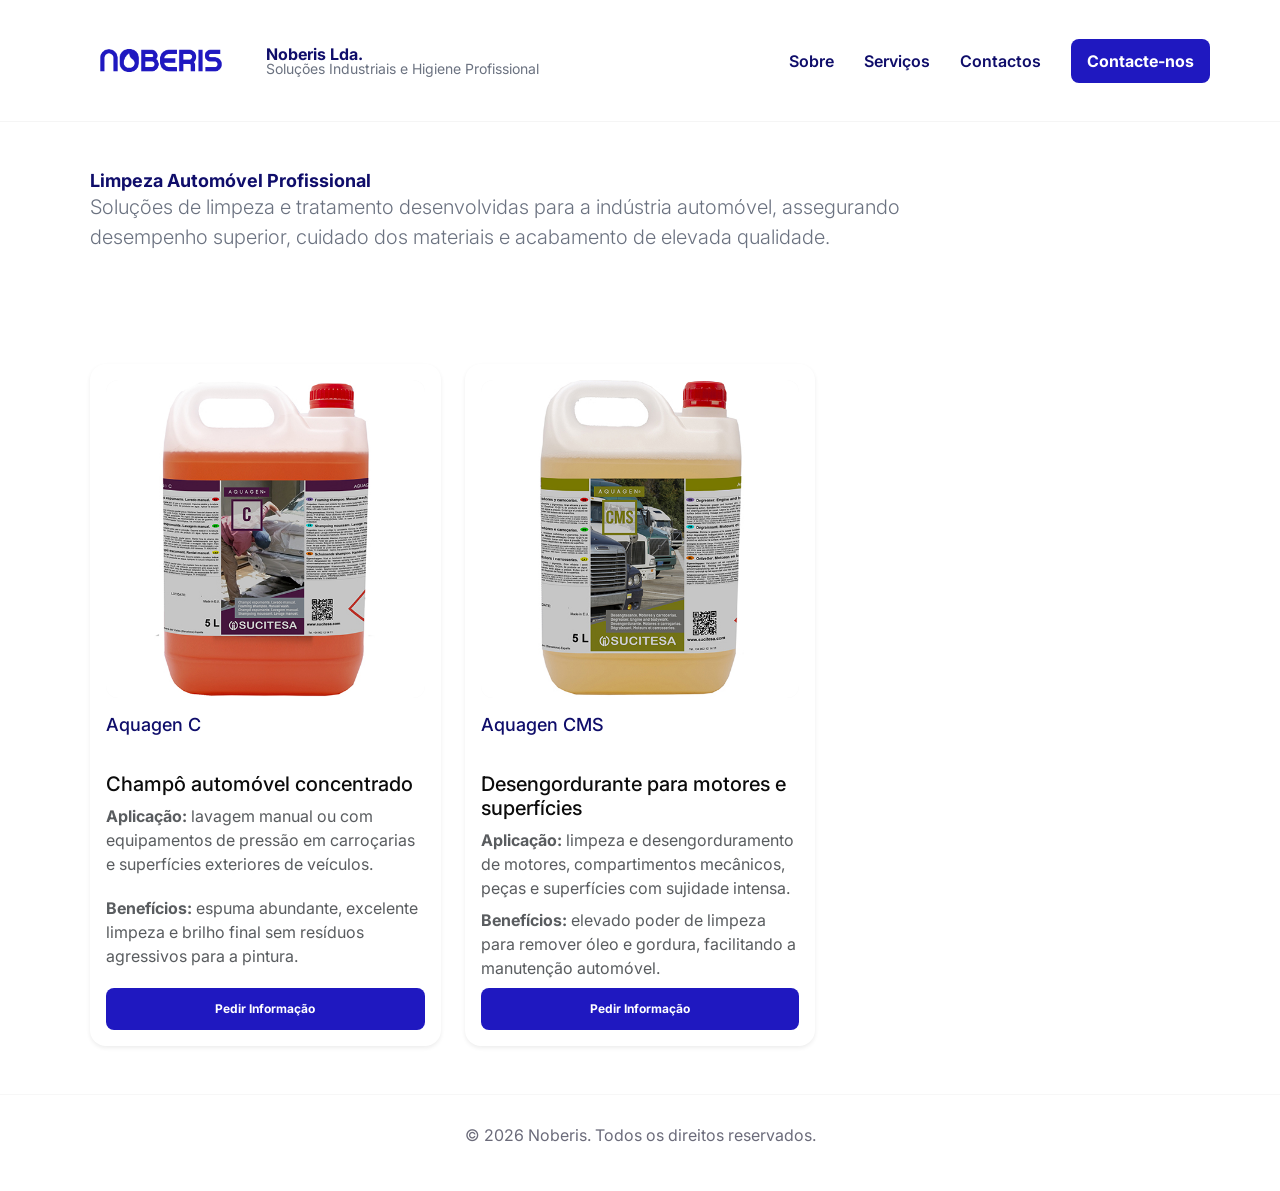
<file: car-clean.html>
<!doctype html>
<html lang="pt-PT">
  <head>
    <meta charset="UTF-8" />
    <meta name="viewport" content="width=device-width, initial-scale=1.0" />
    <title>Noberis – Limpeza Automóvel</title>
    <meta
      name="description"
      content="Catálogo Sucitesa para limpeza automóvel: pré-lavagem, champôs e limpadores profissionais para viaturas."
    />
    <link rel="preconnect" href="https://fonts.gstatic.com" crossorigin />
    <link
      href="https://fonts.googleapis.com/css2?family=Inter:wght@300;400;600;700;800&display=swap"
      rel="stylesheet"
    />
    <link
      rel="stylesheet"
      href="https://cdn.jsdelivr.net/npm/bootstrap@5.3.0/dist/css/bootstrap.min.css"
    />
    <link rel="stylesheet" href="style.css" />
    <link rel="icon" type="image/png" href="imagens/favicon.png" />
  </head>

  <body>
    <header class="site-header">
      <div class="container nav">
        <div style="display: flex; align-items: center; gap: 14px">
          <a href="index.html#servicos"
            ><img src="imagens/logotipo.png" alt="Noberis logo" class="logo"
          /></a>
          <div style="display: flex; flex-direction: column; line-height: 1">
            <strong style="color: var(--accent)">Noberis Lda.</strong>
            <small class="muted"
              >Soluções Industriais e Higiene Profissional</small
            >
          </div>
        </div>

        <div class="nav-right">
          <nav aria-label="Primary">
            <a href="index.html#sobre">Sobre</a>
            <a href="index.html#servicos">Serviços</a>
            <a href="index.html#contactos">Contactos</a>
          </nav>
          <a class="cta" href="index.html#contactos">Contacte-nos</a>
        </div>
      </div>
    </header>

    <!-- HEADER DA CATEGORIA -->
    <header class="categoria-header">
      <div class="container py-5">
        <h1 class="fw-bold">Limpeza Automóvel Profissional</h1>
        <p class="lead">
          Soluções de limpeza e tratamento desenvolvidas para a indústria
          automóvel, assegurando desempenho superior, cuidado dos materiais e
          acabamento de elevada qualidade.
        </p>
      </div>
    </header>

    <!-- LISTA DE PRODUTOS -->
    <section class="container py-5">
      <div class="row g-4">
        <!-- CARD DE PRODUTO -->
        <div class="col-md-6 col-lg-4">
          <div class="product-card p-3 shadow-sm rounded-4">
            <img
              src="imagens/Sucitesa/Aquagen C.jpg"
              loading="lazy"
              decoding="async"
              class="product-img"
              alt="Aquagen C"
            />
            <h4 class="mt-3">Aquagen C</h4>
            <h5 class="mt-2">Champô automóvel concentrado</h5>
            <p class="text-muted mb-2">
              <strong>Aplicação:</strong> lavagem manual ou com equipamentos de
              pressão em carroçarias e superfícies exteriores de veículos.
            </p>
            <p class="text-muted mb-2">
              <strong>Benefícios:</strong> espuma abundante, excelente limpeza e
              brilho final sem resíduos agressivos para a pintura.
            </p>
            <a href="index.html#contactos" class="btn">Pedir Informação</a>
          </div>
        </div>
        <div class="col-md-6 col-lg-4">
          <div class="product-card p-3 shadow-sm rounded-4">
            <img
              src="imagens/Sucitesa/Aquagen CMS.jpg"
              loading="lazy"
              decoding="async"
              class="product-img"
              alt="Aquagen CMS"
            />
            <h4 class="mt-3">Aquagen CMS</h4>
            <h5 class="mt-2">Desengordurante para motores e superfícies</h5>
            <p class="text-muted mb-2">
              <strong>Aplicação:</strong> limpeza e desengorduramento de
              motores, compartimentos mecânicos, peças e superfícies com
              sujidade intensa.
            </p>
            <p class="text-muted mb-2">
              <strong>Benefícios:</strong> elevado poder de limpeza para remover
              óleo e gordura, facilitando a manutenção automóvel.
            </p>
            <a href="index.html#contactos" class="btn">Pedir Informação</a>
          </div>
        </div>
      </div>
    </section>

    <footer>
      <div class="container">
        <p>© 2026 Noberis. Todos os direitos reservados.</p>
      </div>
    </footer>

    <script src="https://cdn.jsdelivr.net/npm/bootstrap@5.3.0/dist/js/bootstrap.bundle.min.js"></script>
  </body>
</html>
</file>
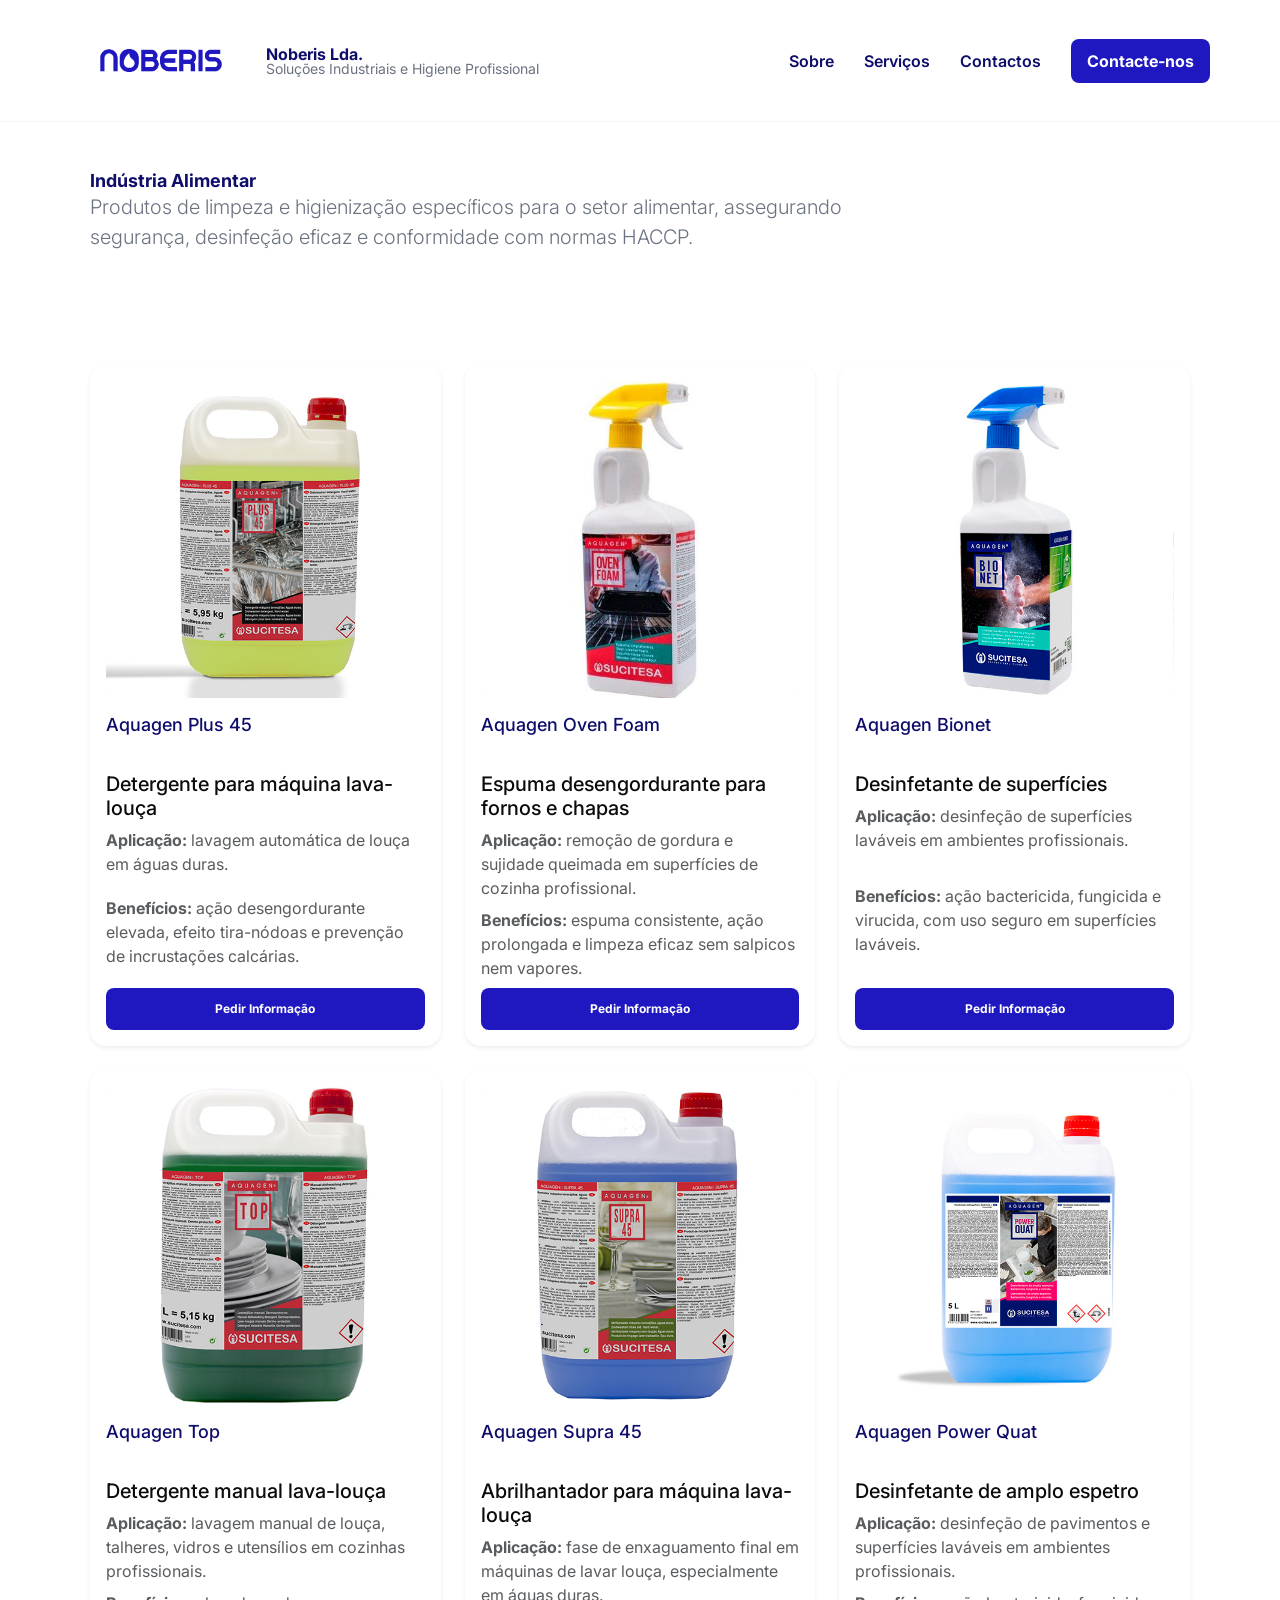
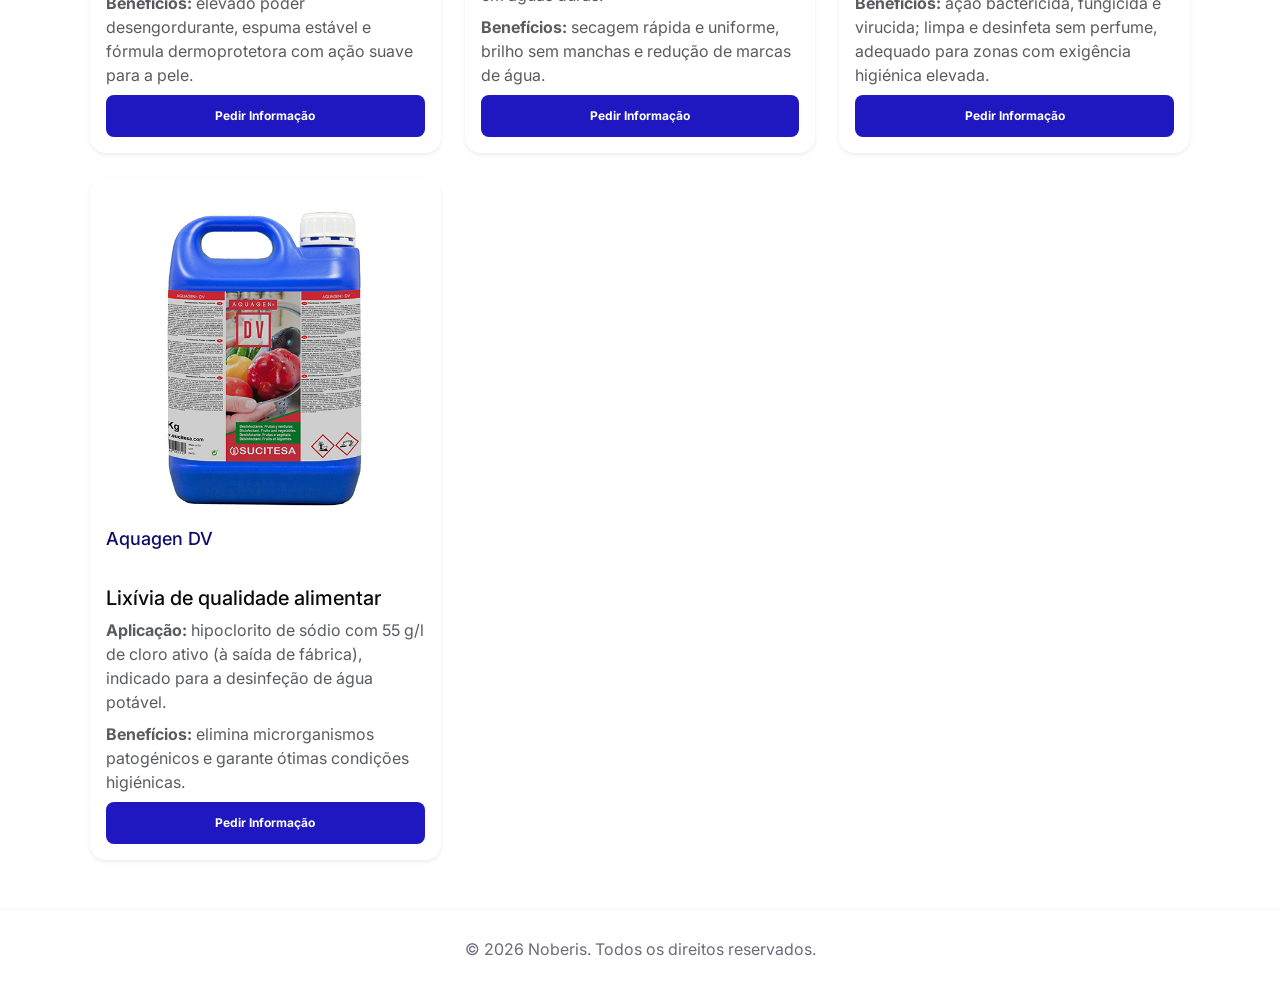
<file: food-ind.html>
<!doctype html>
<html lang="pt-PT">
  <head>
    <meta charset="UTF-8" />
    <meta name="viewport" content="width=device-width, initial-scale=1.0" />
    <title>Noberis – Indústria Alimentar</title>
    <meta
      name="description"
      content="Catálogo Sucitesa para indústria alimentar: detergentes e desinfetantes para operações com exigência HACCP."
    />
    <link rel="preconnect" href="https://fonts.gstatic.com" crossorigin />
    <link
      href="https://fonts.googleapis.com/css2?family=Inter:wght@300;400;600;700;800&display=swap"
      rel="stylesheet"
    />
    <link
      rel="stylesheet"
      href="https://cdn.jsdelivr.net/npm/bootstrap@5.3.0/dist/css/bootstrap.min.css"
    />
    <link rel="stylesheet" href="style.css" />
    <link rel="icon" type="image/png" href="imagens/favicon.png" />
  </head>

  <body>
    <header class="site-header">
      <div class="container nav">
        <div style="display: flex; align-items: center; gap: 14px">
          <a href="index.html#servicos"
            ><img src="imagens/logotipo.png" alt="Noberis logo" class="logo"
          /></a>
          <div style="display: flex; flex-direction: column; line-height: 1">
            <strong style="color: var(--accent)">Noberis Lda.</strong>
            <small class="muted"
              >Soluções Industriais e Higiene Profissional</small
            >
          </div>
        </div>

        <div class="nav-right">
          <nav aria-label="Primary">
            <a href="index.html#sobre">Sobre</a>
            <a href="index.html#servicos">Serviços</a>
            <a href="index.html#contactos">Contactos</a>
          </nav>
          <a class="cta" href="index.html#contactos">Contacte-nos</a>
        </div>
      </div>
    </header>

    <!-- HEADER DA CATEGORIA -->
    <header class="categoria-header">
      <div class="container py-5">
        <h1 class="fw-bold">Indústria Alimentar</h1>
        <p class="lead">
          Produtos de limpeza e higienização específicos para o setor alimentar,
          assegurando segurança, desinfeção eficaz e conformidade com normas
          HACCP.
        </p>
      </div>
    </header>

    <!-- LISTA DE PRODUTOS -->
    <section class="container py-5">
      <div class="row g-4">
        <!-- CARD DE PRODUTO -->
        <div class="col-md-6 col-lg-4">
          <div class="product-card p-3 shadow-sm rounded-4">
            <img
              src="imagens/Sucitesa/aquagen-plus-45.jpg"
              loading="lazy"
              decoding="async"
              class="product-img"
              alt="Aquagen Plus 45"
            />
            <h4 class="mt-3">Aquagen Plus 45</h4>
            <h5 class="mt-2">Detergente para máquina lava-louça</h5>
            <p class="text-muted mb-2">
              <strong>Aplicação:</strong> lavagem automática de louça em águas
              duras.
            </p>
            <p class="text-muted mb-2">
              <strong>Benefícios:</strong> ação desengordurante elevada, efeito
              tira-nódoas e prevenção de incrustações calcárias.
            </p>
            <a href="index.html#contactos" class="btn">Pedir Informação</a>
          </div>
        </div>

        <div class="col-md-6 col-lg-4">
          <div class="product-card p-3 shadow-sm rounded-4">
            <img
              src="imagens/Sucitesa/aquagen-oven-foam.jpg"
              loading="lazy"
              decoding="async"
              class="product-img"
              alt="Aquagen Oven Foam"
            />
            <h4 class="mt-3">Aquagen Oven Foam</h4>
            <h5 class="mt-2">Espuma desengordurante para fornos e chapas</h5>
            <p class="text-muted mb-2">
              <strong>Aplicação:</strong> remoção de gordura e sujidade queimada
              em superfícies de cozinha profissional.
            </p>
            <p class="text-muted mb-2">
              <strong>Benefícios:</strong> espuma consistente, ação prolongada e
              limpeza eficaz sem salpicos nem vapores.
            </p>
            <a href="index.html#contactos" class="btn">Pedir Informação</a>
          </div>
        </div>
        <div class="col-md-6 col-lg-4">
          <div class="product-card p-3 shadow-sm rounded-4">
            <img
              src="imagens/Sucitesa/Aquagen Bionet.jpg"
              loading="lazy"
              decoding="async"
              class="product-img"
              alt="Aquagen Bionet"
            />
            <h4 class="mt-3">Aquagen Bionet</h4>
            <h5 class="mt-2">Desinfetante de superfícies</h5>
            <p class="text-muted mb-2">
              <strong>Aplicação:</strong> desinfeção de superfícies laváveis em
              ambientes profissionais.
            </p>
            <p class="text-muted mb-2">
              <strong>Benefícios:</strong> ação bactericida, fungicida e
              virucida, com uso seguro em superfícies laváveis.
            </p>
            <a href="index.html#contactos" class="btn">Pedir Informação</a>
          </div>
        </div>

        <div class="col-md-6 col-lg-4">
          <div class="product-card p-3 shadow-sm rounded-4">
            <img
              src="imagens/Sucitesa/aquagen-top.jpg"
              loading="lazy"
              decoding="async"
              class="product-img"
              alt="Aquagen Top Lava Louça Manual"
            />
            <h4 class="mt-3">Aquagen Top</h4>
            <h5 class="mt-2">Detergente manual lava-louça</h5>
            <p class="text-muted mb-2">
              <strong>Aplicação:</strong> lavagem manual de louça, talheres,
              vidros e utensílios em cozinhas profissionais.
            </p>
            <p class="text-muted mb-2">
              <strong>Benefícios:</strong> elevado poder desengordurante, espuma
              estável e fórmula dermoprotetora com ação suave para a pele.
            </p>
            <a href="index.html#contactos" class="btn">Pedir Informação</a>
          </div>
        </div>

        <div class="col-md-6 col-lg-4">
          <div class="product-card p-3 shadow-sm rounded-4">
            <img
              src="imagens/Sucitesa/aquagen-supra45.jpg"
              loading="lazy"
              decoding="async"
              class="product-img"
              alt="Aquagen Supra 45"
            />
            <h4 class="mt-3">Aquagen Supra 45</h4>
            <h5 class="mt-2">Abrilhantador para máquina lava-louça</h5>
            <p class="text-muted mb-2">
              <strong>Aplicação:</strong> fase de enxaguamento final em máquinas
              de lavar louça, especialmente em águas duras.
            </p>
            <p class="text-muted mb-2">
              <strong>Benefícios:</strong> secagem rápida e uniforme, brilho sem
              manchas e redução de marcas de água.
            </p>
            <a href="index.html#contactos" class="btn">Pedir Informação</a>
          </div>
        </div>

        <div class="col-md-6 col-lg-4">
          <div class="product-card p-3 shadow-sm rounded-4">
            <img
              src="imagens/Sucitesa/Aquagen Power Quat.jpg"
              loading="lazy"
              decoding="async"
              class="product-img"
              alt="Aquagen Power Quat"
            />
            <h4 class="mt-3">Aquagen Power Quat</h4>
            <h5 class="mt-2">Desinfetante de amplo espetro</h5>
            <p class="text-muted mb-2">
              <strong>Aplicação:</strong> desinfeção de pavimentos e superfícies
              laváveis em ambientes profissionais.
            </p>
            <p class="text-muted mb-2">
              <strong>Benefícios:</strong> ação bactericida, fungicida e
              virucida; limpa e desinfeta sem perfume, adequado para zonas com
              exigência higiénica elevada.
            </p>
            <a href="index.html#contactos" class="btn">Pedir Informação</a>
          </div>
        </div>

        <div class="col-md-6 col-lg-4">
          <div class="product-card p-3 shadow-sm rounded-4">
            <img
              src="imagens/Sucitesa/Aquagen DV.jpg"
              loading="lazy"
              decoding="async"
              class="product-img"
              alt="Aquagen DV"
            />
            <h4 class="mt-3">Aquagen DV</h4>
            <h5 class="mt-2">Lixívia de qualidade alimentar</h5>
            <p class="text-muted mb-2">
              <strong>Aplicação:</strong> hipoclorito de sódio com 55 g/l de
              cloro ativo (à saída de fábrica), indicado para a desinfeção de
              água potável.
            </p>
            <p class="text-muted mb-2">
              <strong>Benefícios:</strong> elimina microrganismos patogénicos e
              garante ótimas condições higiénicas.
            </p>
            <a href="index.html#contactos" class="btn">Pedir Informação</a>
          </div>
        </div>
      </div>
    </section>

    <footer>
      <div class="container">
        <p>© 2026 Noberis. Todos os direitos reservados.</p>
      </div>
    </footer>

    <script src="https://cdn.jsdelivr.net/npm/bootstrap@5.3.0/dist/js/bootstrap.bundle.min.js"></script>
  </body>
</html>
</file>
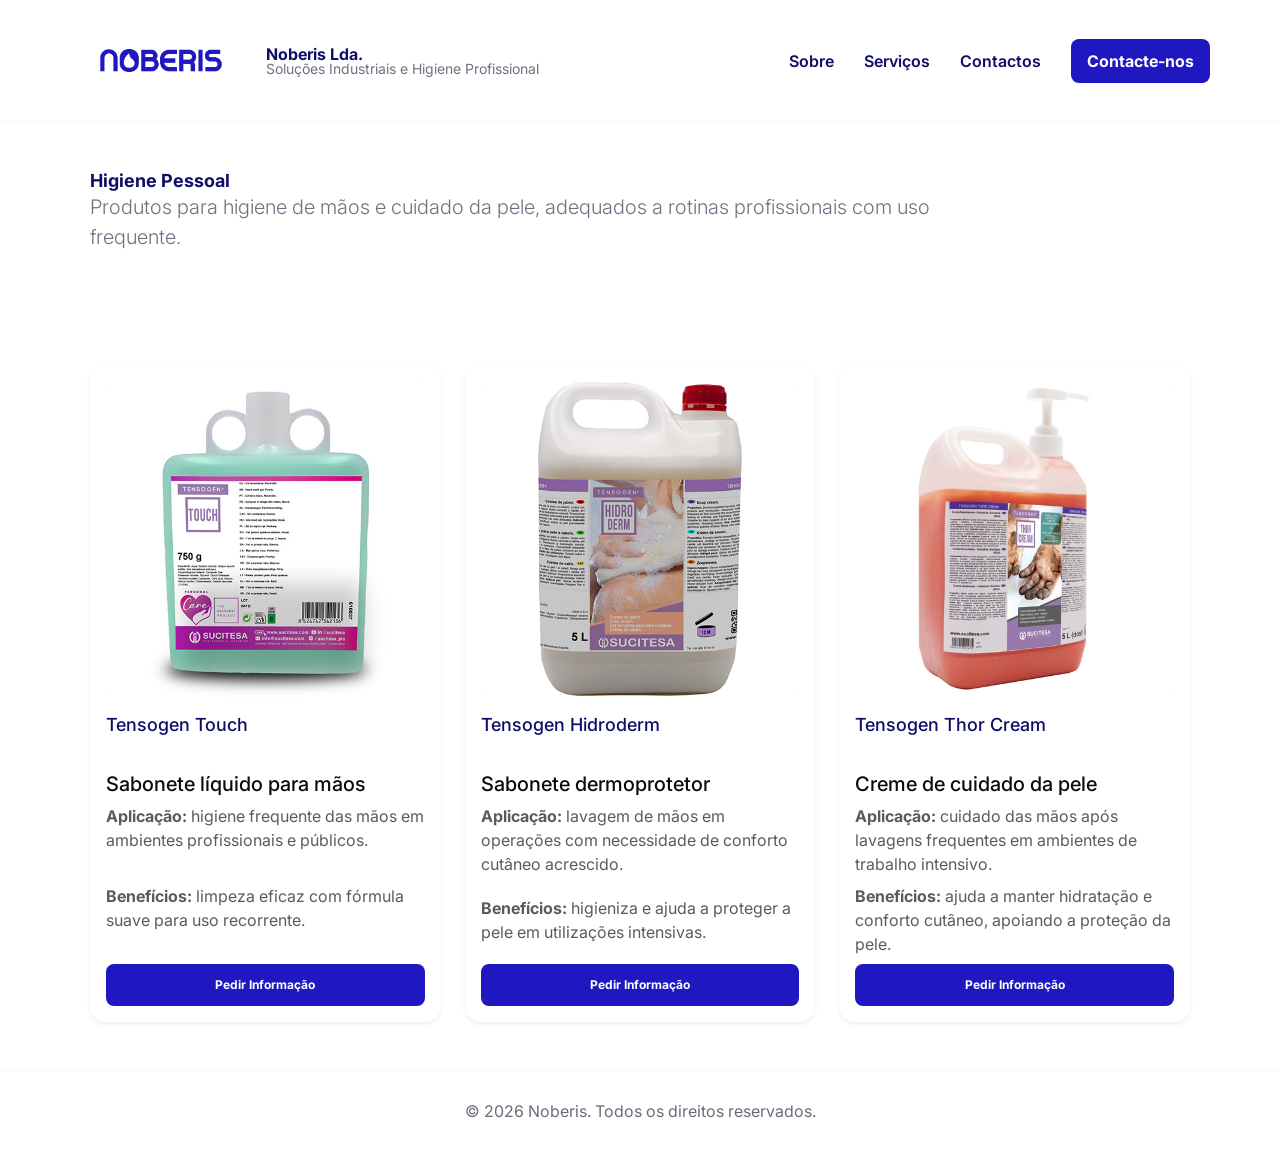
<file: higiene-pessoal.html>
<!DOCTYPE html>
<html lang="pt-PT">
  <head>
    <meta charset="UTF-8" />
    <meta name="viewport" content="width=device-width, initial-scale=1.0" />
    <title>Noberis – Higiene Pessoal</title>
    <meta
      name="description"
      content="Produtos de higiene pessoal Sucitesa para higiene de mãos e cuidado da pele em ambientes profissionais."
    />
    <link rel="preconnect" href="https://fonts.gstatic.com" crossorigin />
    <link
      href="https://fonts.googleapis.com/css2?family=Inter:wght@300;400;600;700;800&display=swap"
      rel="stylesheet"
    />
    <link
      rel="stylesheet"
      href="https://cdn.jsdelivr.net/npm/bootstrap@5.3.0/dist/css/bootstrap.min.css"
    />
    <link rel="stylesheet" href="style.css" />
    <link rel="icon" type="image/png" href="imagens/favicon.png" />
  </head>

  <body>
    <header class="site-header">
      <div class="container nav">
        <div style="display: flex; align-items: center; gap: 14px">
          <a href="index.html#servicos"
            ><img src="imagens/logotipo.png" alt="Noberis logo" class="logo"
          /></a>
          <div style="display: flex; flex-direction: column; line-height: 1">
            <strong style="color: var(--accent)">Noberis Lda.</strong>
            <small class="muted"
              >Soluções Industriais e Higiene Profissional</small
            >
          </div>
        </div>

        <div class="nav-right">
          <nav aria-label="Primary">
            <a href="index.html#sobre">Sobre</a>
            <a href="index.html#servicos">Serviços</a>
            <a href="index.html#contactos">Contactos</a>
          </nav>
          <a class="cta" href="index.html#contactos">Contacte-nos</a>
        </div>
      </div>
    </header>

    <header class="categoria-header">
      <div class="container py-5">
        <h1 class="fw-bold">Higiene Pessoal</h1>
        <p class="lead">
          Produtos para higiene de mãos e cuidado da pele, adequados a rotinas
          profissionais com uso frequente.
        </p>
      </div>
    </header>

    <section class="container py-5">
      <div class="row g-4">
        <div class="col-md-6 col-lg-4">
          <div class="product-card p-3 shadow-sm rounded-4">
            <img
              src="imagens/Sucitesa/Tensogen Touch.jpg"
              loading="lazy" decoding="async" class="product-img"
              alt="Tensogen Touch"
            />
            <h4 class="mt-3">Tensogen Touch</h4>
            <h5 class="mt-2">Sabonete líquido para mãos</h5>
            <p class="text-muted mb-2">
              <strong>Aplicação:</strong> higiene frequente das mãos em
              ambientes profissionais e públicos.
            </p>
            <p class="text-muted mb-2">
              <strong>Benefícios:</strong> limpeza eficaz com fórmula suave para
              uso recorrente.
            </p>
            <a href="index.html#contactos" class="btn">Pedir Informação</a>
          </div>
        </div>

        <div class="col-md-6 col-lg-4">
          <div class="product-card p-3 shadow-sm rounded-4">
            <img
              src="imagens/Sucitesa/TENSOGEN HIDRODERM 5L.jpg"
              loading="lazy" decoding="async" class="product-img"
              alt="Tensogen Hidroderm"
            />
            <h4 class="mt-3">Tensogen Hidroderm</h4>
            <h5 class="mt-2">Sabonete dermoprotetor</h5>
            <p class="text-muted mb-2">
              <strong>Aplicação:</strong> lavagem de mãos em operações com
              necessidade de conforto cutâneo acrescido.
            </p>
            <p class="text-muted mb-2">
              <strong>Benefícios:</strong> higieniza e ajuda a proteger a pele
              em utilizações intensivas.
            </p>
            <a href="index.html#contactos" class="btn">Pedir Informação</a>
          </div>
        </div>

        <div class="col-md-6 col-lg-4">
          <div class="product-card p-3 shadow-sm rounded-4">
            <img
              src="imagens/Sucitesa/Tensongen Thor Cream.jpg"
              loading="lazy" decoding="async" class="product-img"
              alt="Tensogen Thor Cream"
            />
            <h4 class="mt-3">Tensogen Thor Cream</h4>
            <h5 class="mt-2">Creme de cuidado da pele</h5>
            <p class="text-muted mb-2">
              <strong>Aplicação:</strong> cuidado das mãos após lavagens
              frequentes em ambientes de trabalho intensivo.
            </p>
            <p class="text-muted mb-2">
              <strong>Benefícios:</strong> ajuda a manter hidratação e conforto
              cutâneo, apoiando a proteção da pele.
            </p>
            <a href="index.html#contactos" class="btn">Pedir Informação</a>
          </div>
        </div>
      </div>
    </section>

    <footer>
      <div class="container">
        <p>© 2026 Noberis. Todos os direitos reservados.</p>
      </div>
    </footer>

    <script src="https://cdn.jsdelivr.net/npm/bootstrap@5.3.0/dist/js/bootstrap.bundle.min.js"></script>
  </body>
</html>
</file>
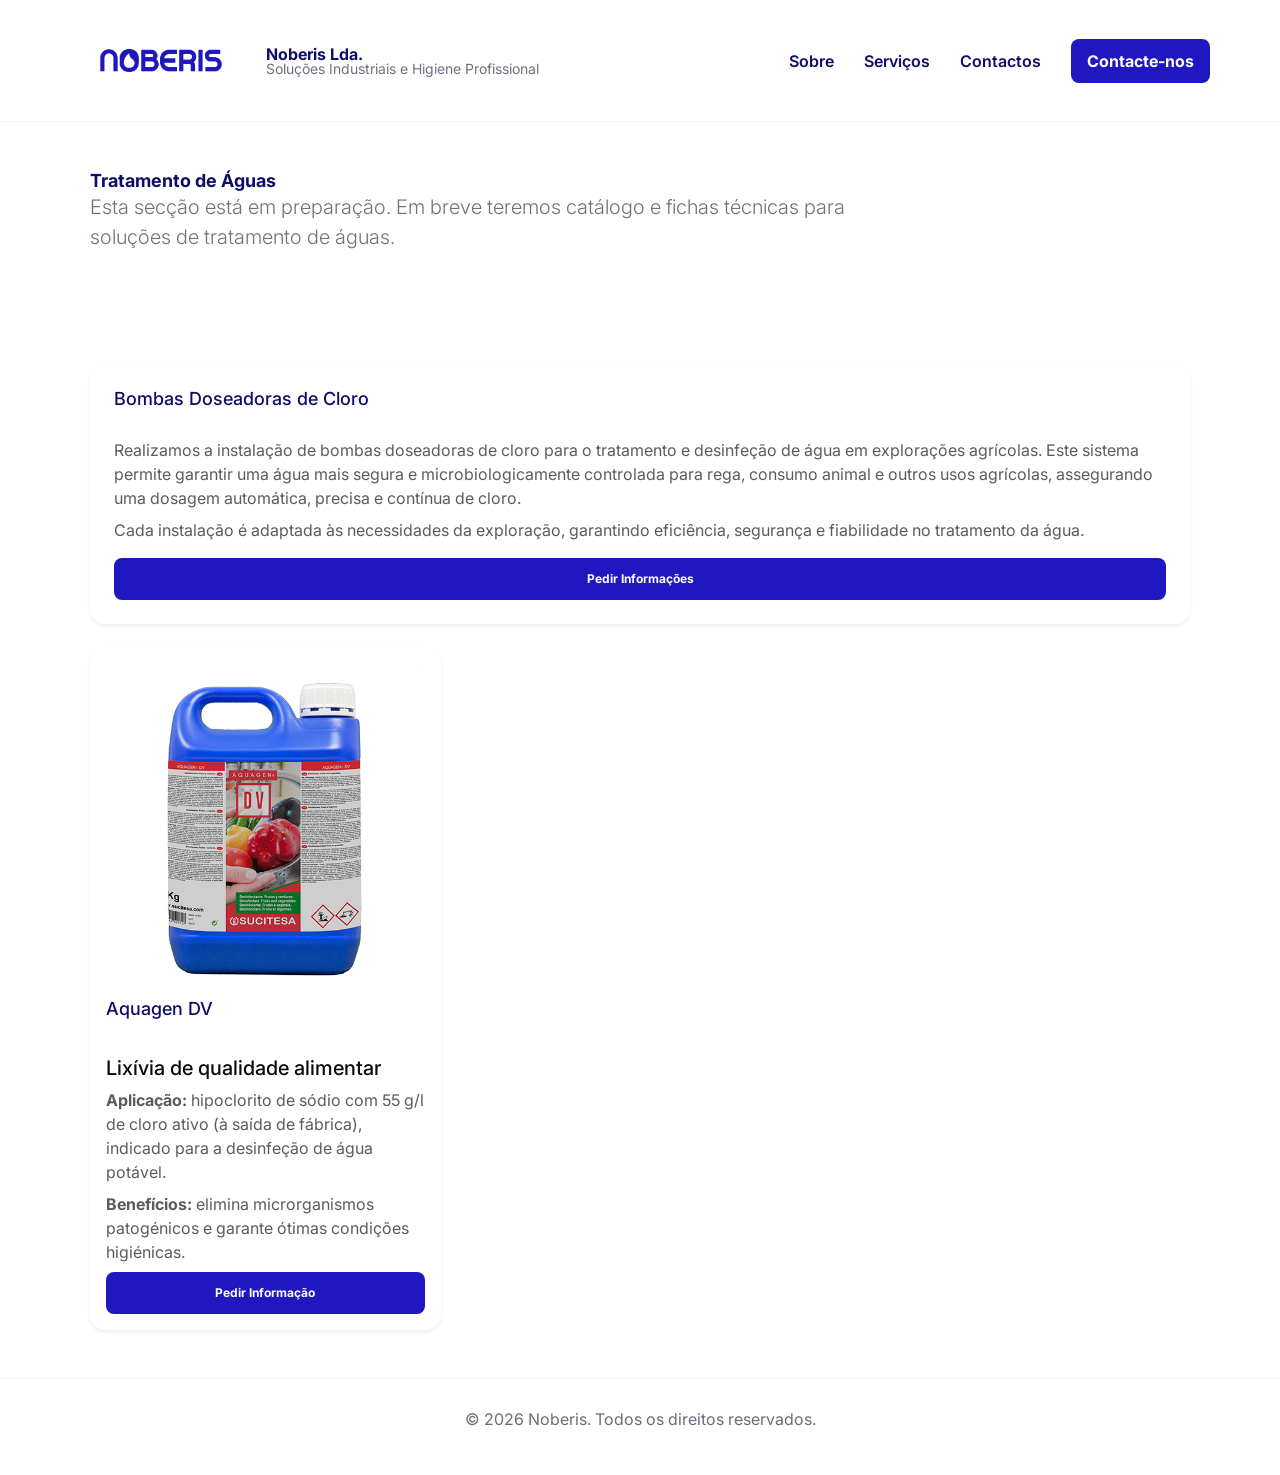
<file: water-treatment.html>
<!DOCTYPE html>
<html lang="pt-PT">
  <head>
    <meta charset="UTF-8" />
    <meta name="viewport" content="width=device-width, initial-scale=1.0" />
    <title>Noberis – Tratamento de Águas</title>
    <meta
      name="description"
      content="Soluções Noberis para tratamento de águas, com catálogo técnico em desenvolvimento."
    />
    <link rel="preconnect" href="https://fonts.gstatic.com" crossorigin />
    <link
      href="https://fonts.googleapis.com/css2?family=Inter:wght@300;400;600;700;800&display=swap"
      rel="stylesheet"
    />
    <link
      rel="stylesheet"
      href="https://cdn.jsdelivr.net/npm/bootstrap@5.3.0/dist/css/bootstrap.min.css"
    />
    <link rel="stylesheet" href="style.css" />
    <link rel="icon" type="image/png" href="imagens/favicon.png" />
  </head>

  <body>
    <header class="site-header">
      <div class="container nav">
        <div style="display: flex; align-items: center; gap: 14px">
          <a href="index.html#servicos"
            ><img src="imagens/logotipo.png" alt="Noberis logo" class="logo"
          /></a>
          <div style="display: flex; flex-direction: column; line-height: 1">
            <strong style="color: var(--accent)">Noberis Lda.</strong>
            <small class="muted"
              >Soluções Industriais e Higiene Profissional</small
            >
          </div>
        </div>

        <div class="nav-right">
          <nav aria-label="Primary">
            <a href="index.html#sobre">Sobre</a>
            <a href="index.html#servicos">Serviços</a>
            <a href="index.html#contactos">Contactos</a>
          </nav>
          <a class="cta" href="index.html#contactos">Contacte-nos</a>
        </div>
      </div>
    </header>

    <header class="categoria-header">
      <div class="container py-5">
        <h1 class="fw-bold">Tratamento de Águas</h1>
        <p class="lead">
          Esta secção está em preparação. Em breve teremos catálogo e fichas
          técnicas para soluções de tratamento de águas.
        </p>
      </div>
    </header>

    <section class="container py-5">
      <div class="row g-4">
        <div class="col-12">
          <div class="product-card p-4 shadow-sm rounded-4">
            <h4 class="mt-0">Bombas Doseadoras de Cloro</h4>
            <p class="text-muted mb-2">
              Realizamos a instalação de bombas doseadoras de cloro para o
              tratamento e desinfeção de água em explorações agrícolas. Este
              sistema permite garantir uma água mais segura e
              microbiologicamente controlada para rega, consumo animal e outros
              usos agrícolas, assegurando uma dosagem automática, precisa e
              contínua de cloro.
            </p>
            <p class="text-muted mb-3">
              Cada instalação é adaptada às necessidades da exploração,
              garantindo eficiência, segurança e fiabilidade no tratamento da
              água.
            </p>
            <a href="index.html#contactos" class="btn">Pedir Informações</a>
          </div>
        </div>

        <div class="col-md-6 col-lg-4">
          <div class="product-card p-3 shadow-sm rounded-4">
            <img
              src="imagens/Sucitesa/Aquagen DV.jpg"
              loading="lazy" decoding="async" class="product-img"
              alt="Aquagen DV"
            />
            <h4 class="mt-3">Aquagen DV</h4>
            <h5 class="mt-2">Lixívia de qualidade alimentar</h5>
            <p class="text-muted mb-2">
              <strong>Aplicação:</strong> hipoclorito de sódio com 55 g/l de
              cloro ativo (à saída de fábrica), indicado para a desinfeção de
              água potável.
            </p>
            <p class="text-muted mb-2">
              <strong>Benefícios:</strong> elimina microrganismos patogénicos e
              garante ótimas condições higiénicas.
            </p>
            <a href="index.html#contactos" class="btn">Pedir Informação</a>
          </div>
        </div>

      </div>
    </section>

    <footer>
      <div class="container">
        <p>© 2026 Noberis. Todos os direitos reservados.</p>
      </div>
    </footer>

    <script src="https://cdn.jsdelivr.net/npm/bootstrap@5.3.0/dist/js/bootstrap.bundle.min.js"></script>
  </body>
</html>
</file>
<file: style.css>
:root {
  --primary: #1f18c0;
  --accent: #0f0d6a;
  --muted: #6b7280;
  --bg: #ffffff;
  --card: #ffffff;
  --radius: 10px;
  --container: 1140px;
}

html {
  scroll-behavior: smooth;
}

* {
  box-sizing: border-box;
}

body {
  margin: 0;
  overflow-x: hidden;
  font-family: "Inter", system-ui, -apple-system, "Segoe UI", Roboto, "Helvetica Neue", Arial;
  color: #0b0b0b;
  background: var(--bg);
  -webkit-font-smoothing: antialiased;
  -moz-osx-font-smoothing: grayscale;
}

.container {
  width: 100%;
  max-width: var(--container);
  margin: 0 auto;
  padding: 0 20px;
}

/* ==================== NAVBAR ==================== */
.site-header {
  position: sticky;
  top: 0;
  z-index: 60;
  background: rgba(255, 255, 255, 0.9);
  backdrop-filter: saturate(120%) blur(6px);
  border-bottom: 1px solid rgba(15, 15, 15, 0.04);
}

.nav {
  display: flex;
  align-items: center;
  justify-content: space-between;
  gap: 24px;
  padding: 18px 0;
}

.logo {
  height: 85px;
}

nav a {
  margin-left: 26px;
  font-weight: 600;
  text-decoration: none;
  color: var(--accent);
  transition: 100ms;
}

nav a:hover {
  padding: 9px;
  color: var(--bg);
  background-color: var(--primary);
  border-radius: 8px;
  transition: 100ms;
}

.nav-right {
  display: flex;
  align-items: center;
  gap: 12px;
}

.cta {
  margin-left: 18px;
  padding: 10px 16px;
  font-weight: 700;
  text-decoration: none;
  color: #fff;
  background: var(--primary);
  border-radius: 8px;
}

/* ==================== HERO ==================== */
#hero {
  display: flex;
  align-items: center;
  min-height: 62vh;
}

.hero-grid {
  display: grid;
  grid-template-columns: 1fr 420px;
  align-items: center;
  gap: 40px;
}

.hero-title {
  margin: 0;
  font-size: clamp(28px, 4vw, 44px);
  font-weight: 800;
  line-height: 1.03;
  color: var(--accent);
}

.hero-sub {
  max-width: 48ch;
  margin-top: 12px;
  color: var(--muted);
}

.hero-card {
  padding: 20px;
  background: linear-gradient(180deg, rgba(255, 255, 255, 0.98), rgba(255, 255, 255, 0.9));
  border-radius: 12px;
  box-shadow: 0 10px 30px rgba(18, 18, 20, 0.06);
}

.hero-cta {
  display: inline-block;
  margin-top: 16px;
}

.hero-image {
  width: 100%;
  height: 320px;
  object-fit: cover;
  border-radius: 12px;
  box-shadow: 0 12px 30px rgba(8, 6, 40, 0.08);
}

/* ==================== SERVICES ==================== */
#servicos {
  padding: 64px 0;
}

.section-title {
  margin-bottom: 18px;
  font-weight: 700;
  color: var(--accent);
}

.grid {
  display: grid;
  grid-template-columns: repeat(auto-fit, minmax(220px, 1fr));
  gap: 20px;
}

.service {
  display: flex;
  flex-direction: column;
  align-items: flex-start;
  padding: 18px;
  background: var(--card);
  border-radius: 12px;
  box-shadow: 0 8px 20px rgba(12, 13, 20, 0.06);
  transition: 100ms;
}

.service-link {
  display: block;
  text-decoration: none;
  color: inherit;
}

.service-link:hover .service {
  transform: translateY(-6px);
  box-shadow: 0 14px 30px rgba(12, 13, 20, 0.12);
  transition: 200ms;
}

.service img {
  width: 100%;
  height: 160px;
  margin-bottom: 12px;
  object-fit: cover;
  border-radius: 8px;
}

.service h3 {
  margin: 0;
  font-size: 18px;
  color: var(--accent);
}

.service p {
  margin-top: 8px;
  color: var(--muted);
}

/* ==================== ABOUT ==================== */
#sobre {
  padding: 64px 0;
}

.about {
  display: grid;
  grid-template-columns: 1fr 380px;
  align-items: center;
  gap: 36px;
}

.about p {
  line-height: 1.6;
  color: var(--muted);
}

.about-image {
  width: 100%;
  height: 260px;
  object-fit: cover;
  border-radius: 12px;
  box-shadow: 0 12px 30px rgba(8, 6, 40, 0.06);
}

/* ==================== CONTACT ==================== */
#contactos {
  padding: 64px 0;
  background: #fbfbff;
  border-top: 1px solid rgba(0, 0, 0, 0.03);
}

.contact-grid {
  display: grid;
  grid-template-columns: 1fr 420px;
  gap: 28px;
}

form {
  display: flex;
  flex-direction: column;
  gap: 12px;
}

input,
textarea {
  width: 100%;
  padding: 14px;
  font-size: 15px;
  border: 1px solid #e6e6e9;
  border-radius: 8px;
}

textarea {
  min-height: 130px;
  resize: vertical;
}

.btn {
  padding: 12px 16px;
  font-size: 12px;
  font-weight: 700;
  color: #fff;
  background: var(--primary);
  border: none;
  border-radius: 8px;
  cursor: pointer;
  transition: 100ms;
}

.btn:hover {
  color: var(--primary);
  background-color: var(--bg);
  border: 2px solid var(--primary);
  transition: 100ms;
}

.contact-info {
  padding: 16px;
  background: transparent;
  border-radius: 8px;
}

.small {
  font-size: 14px;
  color: var(--muted);
}

/* ==================== FOOTER ==================== */
footer {
  padding: 28px 0;
  text-align: center;
  color: #6b6b7a;
  border-top: 1px solid rgba(0, 0, 0, 0.03);
}

/* ==================== UTILITY ==================== */
.muted {
  color: var(--muted);
}

a {
  text-decoration: none;
}

.categoria-header h1,
.product-card h4 {
  margin: 0;
  font-size: 18px;
  color: var(--accent);
}

.categoria-header p,
.product-card p {
  color: var(--muted);
}

.categoria-header .lead {
  max-width: 70ch;
}

.product-card {
  display: flex;
  flex-direction: column;
  height: 100%;
}

.product-card h4 {
  min-height: 50px;
}

.product-card p.text-muted {
  flex-grow: 1;
}

.product-card .btn {
  margin-top: auto;
}

.product-img {
  width: 100%;
  max-height: 450px;
  object-fit: contain;
  background: #f7f7f7;
  border-radius: 12px;
}

/* ==================== RESPONSIVE ==================== */
@media (max-width: 1100px) {
  .hero-grid,
  .about,
  .contact-grid {
    gap: 22px;
  }

  .hero-grid {
    grid-template-columns: 1fr 360px;
  }

  .about {
    grid-template-columns: 1fr 330px;
  }
}

@media (max-width: 900px) {
  .container {
    padding: 0 16px;
  }

  .hero-grid,
  .contact-grid,
  .about {
    grid-template-columns: 1fr;
  }

  #hero {
    min-height: auto;
    padding: 26px 0 16px;
  }

  #sobre,
  #servicos,
  #contactos {
    padding: 44px 0;
  }

  .section-title {
    margin-bottom: 14px;
  }

  .nav {
    display: flex;
    flex-direction: column;
    align-items: flex-start;
    gap: 10px;
    padding: 14px 0;
  }

  .nav-right {
    width: 100%;
    justify-content: space-between;
    flex-wrap: wrap;
    gap: 8px;
  }

  nav {
    display: flex;
    flex-wrap: wrap;
    justify-content: flex-start;
    gap: 8px;
  }

  nav a {
    display: inline-block;
    margin-left: 0;
    padding: 6px 8px;
    font-size: 14px;
    border-radius: 6px;
  }

  .cta {
    display: inline-block;
    margin-left: 0;
    padding: 8px 12px;
    font-size: 12px;
  }

  .logo {
    height: 52px;
  }

  .hero-card {
    margin-top: 14px;
    padding: 16px;
  }

  .hero-image {
    height: 250px;
  }

  .about-image {
    height: 220px;
  }

  .contact-info {
    padding: 12px 0;
  }

  .product-img {
    max-height: 320px;
  }
}

@media (max-width: 700px) {
  .nav > div:first-child {
    width: 100%;
    gap: 10px !important;
  }

  .nav > div:first-child small {
    display: block;
    line-height: 1.2 !important;
  }

  .nav-right {
    flex-direction: column;
    align-items: flex-start;
  }

  nav {
    width: 100%;
  }

  nav a {
    font-size: 13px;
  }

  .cta {
    width: 100%;
    padding: 10px 12px;
    text-align: center;
  }

  .grid {
    gap: 14px;
  }

  .service {
    padding: 14px;
  }

  .service img {
    height: 150px;
  }
}

@media (max-width: 520px) {
  .container {
    padding: 0 14px;
  }

  .hero-title {
    font-size: 24px;
    line-height: 1.1;
  }

  .hero-sub,
  .about p,
  .categoria-header .lead {
    font-size: 15px;
  }

  .hero-image {
    height: 220px;
  }

  input,
  textarea {
    padding: 12px;
  }

  .btn {
    padding: 11px 14px;
    font-size: 13px;
  }
}
</file>
